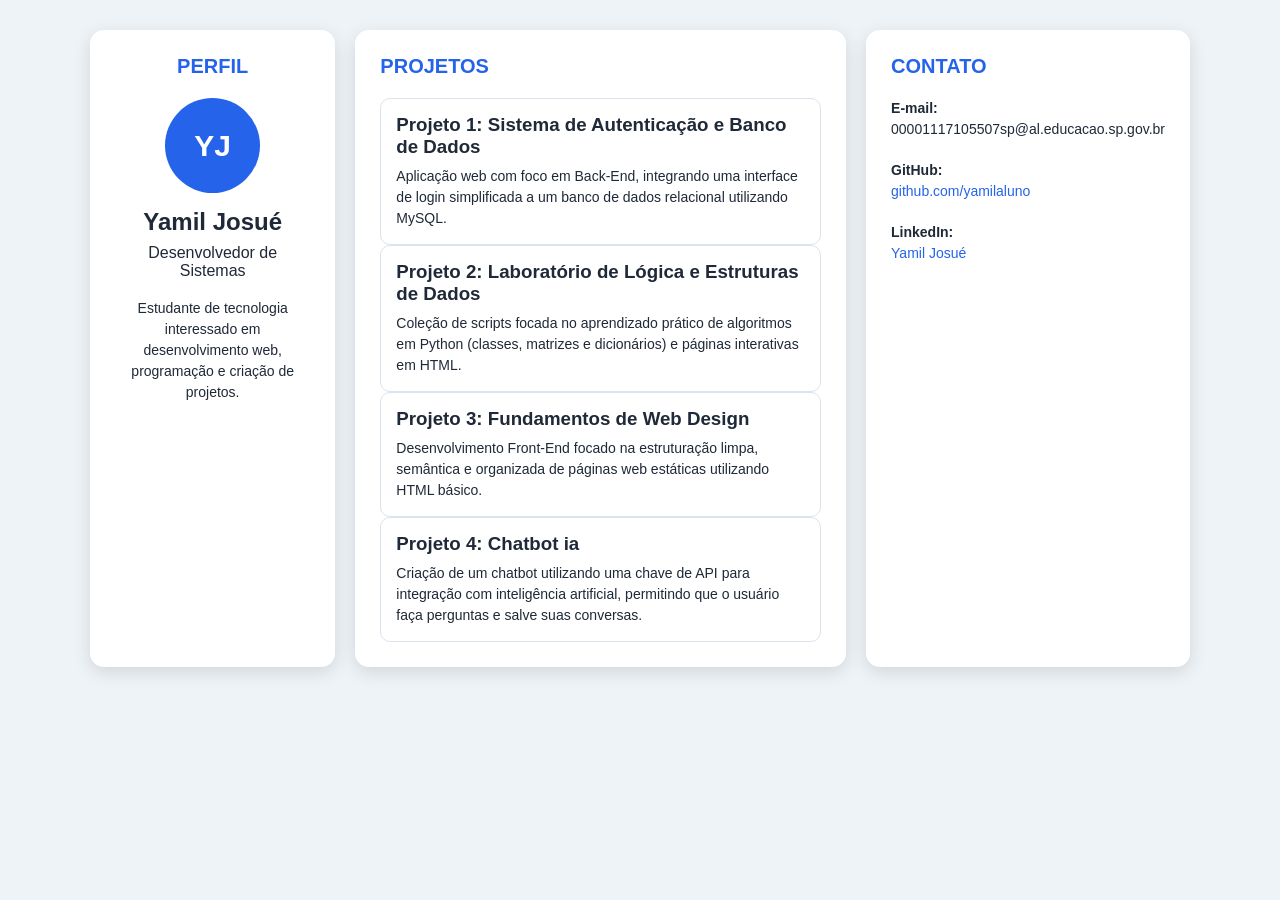
<file: index.html>
<!DOCTYPE html>
<html lang="pt-BR">
<head>
<meta charset="UTF-8">
<meta name="viewport" content="width=device-width, initial-scale=1.0">
<title>DevConnect - Perfil</title>
<link rel="stylesheet" href="style.css">
</head>
<body>
<main class="container">

<section class="card profile">
<h2>Perfil</h2>
<div class="photo">YJ</div>
<h1>Yamil Josué</h1>
<p>Desenvolvedor de Sistemas</p>
<p class="bio">Estudante de tecnologia interessado em desenvolvimento web, programação e criação de projetos.</p>
</section>

<section class="card projects">
    <h2>Projetos</h2>

    <a href="https://github.com/yamilaluno/Projeto_DS_3-D_Code-Boys" target="_blank" rel="noopener noreferrer" class="project-link">
    <article class="project">
        <h3>Projeto 1: Sistema de Autenticação e Banco de Dados</h3>
        <p>Aplicação web com foco em Back-End, integrando uma interface de login simplificada a um banco de dados relacional utilizando MySQL.</p>
    </article>
    </a>

    <a href="https://github.com/yamilaluno/yamil-2-B-" target="_blank" rel="noopener noreferrer" class="project-link">
    <article class="project">
        <h3>Projeto 2: Laboratório de Lógica e Estruturas de Dados</h3>
        <p>Coleção de scripts focada no aprendizado prático de algoritmos em Python (classes, matrizes e dicionários) e páginas interativas em HTML.</p>
    </article>
    </a>

    <a href="https://github.com/yamilaluno/html-simples" target="_blank" rel="noopener noreferrer" class="project-link">
    <article class="project">
        <h3>Projeto 3: Fundamentos de Web Design</h3>
        <p>Desenvolvimento Front-End focado na estruturação limpa, semântica e organizada de páginas web estáticas utilizando HTML básico.</p>
    </article>
    </a>

     <a href="https://github.com/yamilaluno/chatbot_ia" target="_blank" rel="noopener noreferrer" class="project-link">
    <article class="project">
        <h3>Projeto 4: Chatbot ia</h3>
        <p>Criação de um chatbot utilizando uma chave de API para integração com inteligência artificial, permitindo que o usuário faça perguntas e salve suas conversas.</p>
    </article>
    </a>
</section>


<section class="card contact">
<h2>Contato</h2>
<p><strong>E-mail:</strong><br>00001117105507sp@al.educacao.sp.gov.br</p>
<p><strong>GitHub:</strong><br><a href="https://github.com/yamilaluno">github.com/yamilaluno</a></p>
<p><strong>LinkedIn:</strong><br><a href="https://www.linkedin.com/in/yamil-josu%C3%A9-alanoca-flores-651478382/">Yamil Josué</a></p>
</section>

</main>
</body>
</html>
</file>
<file: style.css>
* {
box-sizing: border-box;
margin: 0;
padding: 0;
}

body {
font-family: Arial, sans-serif;
background: #eef3f8;
color: #1f2937;
padding: 30px;
}

.container {
max-width: 1100px;
margin: 0 auto;
display: grid;
grid-template-columns: 1fr 2fr 1fr;
gap: 20px;
}

.card {
background: white;
padding: 25px;
border-radius: 14px;
box-shadow: 0 5px 18px rgba(0,0,0,.12);
transition: transform .3s ease, box-shadow .3s ease;
}

.card:hover {
transform: translateY(-5px);
box-shadow: 0 9px 25px rgba(0,0,0,.18);
}

h2 {
color: #2563eb;
margin-bottom: 20px;
text-transform: uppercase;
font-size: 20px;
}

.profile {
text-align: center;
}

.photo {
width: 95px;
height: 95px;
margin: 0 auto 15px;
border-radius: 50%;
background: #2563eb;
color: white;
display: flex;
align-items: center;
justify-content: center;
font-size: 30px;
font-weight: bold;
}

.profile h1 {
margin-bottom: 8px;
}

.bio {
margin-top: 18px;
line-height: 1.5;
font-size: 14px;
}


.project-link {
    text-decoration: none;
    color: inherit;
    display: block;
}

.project {
    padding: 15px;
    margin-bottom: 15px;
    border: 1px solid #dbe3ec;
    border-radius: 10px;
    cursor: pointer;
    transition: transform .3s ease, background .3s ease, box-shadow .3s ease;
}

.project:hover {
    transform: translateY(-4px);
    background-color: #f4f7f6;
    box-shadow: 0 4px 12px rgba(0, 0, 0, 0.08);
}


.project:last-child {
margin-bottom: 0;
}

.project:hover {
transform: translateY(-5px);
background: #eff6ff;
}

.project h3 {
margin-bottom: 8px;
}

.project p, .contact p {
line-height: 1.5;
font-size: 14px;
}

.contact p {
margin-bottom: 20px;
}

.contact a {
color: #2563eb;
text-decoration: none;
}

.contact a:hover {
text-decoration: underline;
}

@media (max-width: 800px) {
body {
padding: 15px;
}

.container {
grid-template-columns: 1fr;
}
</file>
